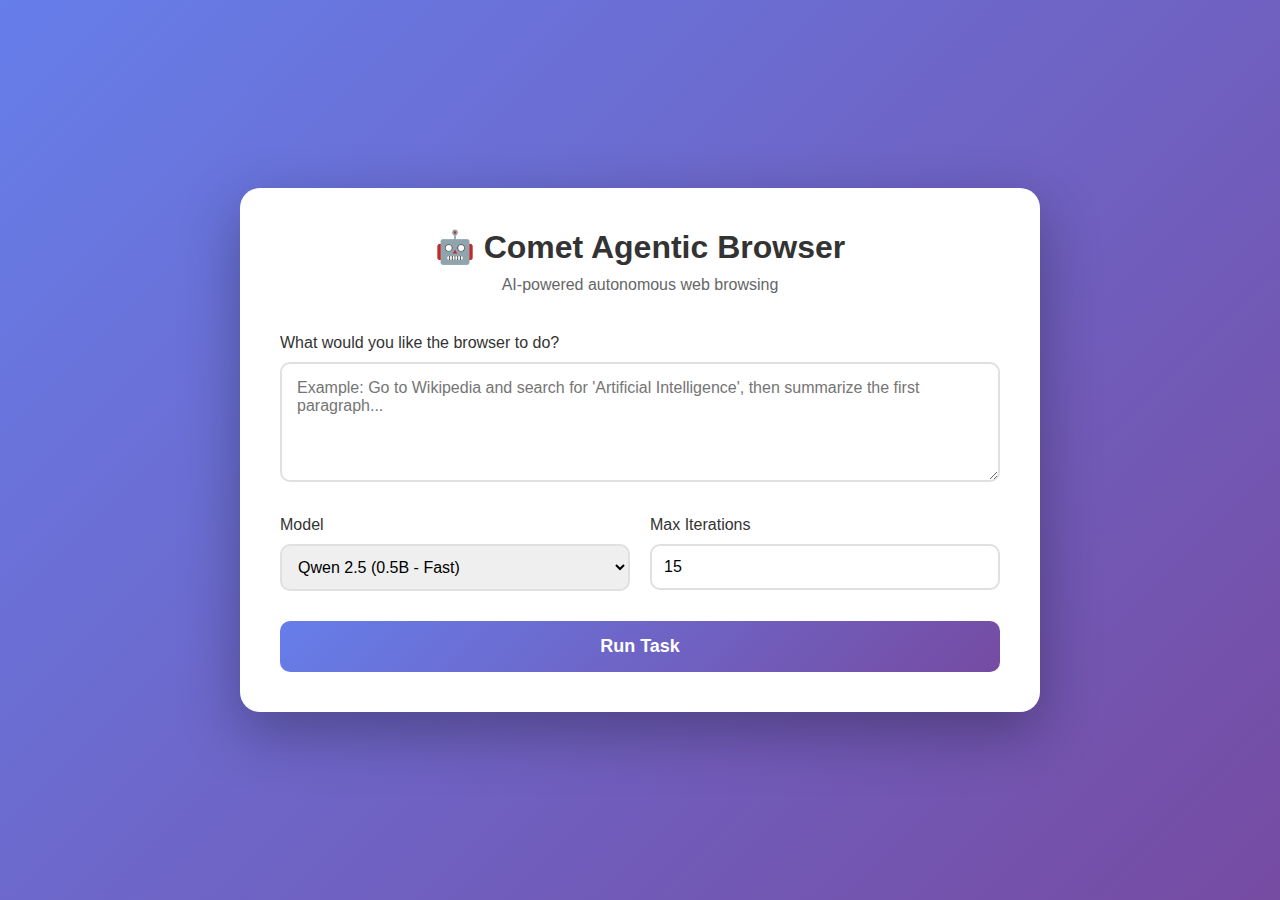
<file: static/index.html>
<!DOCTYPE html>
<html lang="en">
<head>
    <meta charset="UTF-8">
    <meta name="viewport" content="width=device-width, initial-scale=1.0">
    <title>Comet Agentic Browser</title>
    <style>
        * {
            margin: 0;
            padding: 0;
            box-sizing: border-box;
        }

        body {
            font-family: -apple-system, BlinkMacSystemFont, 'Segoe UI', Roboto, Oxygen, Ubuntu, Cantarell, sans-serif;
            background: linear-gradient(135deg, #667eea 0%, #764ba2 100%);
            min-height: 100vh;
            display: flex;
            align-items: center;
            justify-content: center;
            padding: 20px;
        }

        .container {
            background: white;
            border-radius: 20px;
            box-shadow: 0 20px 60px rgba(0, 0, 0, 0.3);
            max-width: 800px;
            width: 100%;
            padding: 40px;
        }

        .header {
            text-align: center;
            margin-bottom: 40px;
        }

        .header h1 {
            font-size: 32px;
            color: #333;
            margin-bottom: 10px;
        }

        .header p {
            color: #666;
            font-size: 16px;
        }

        .input-section {
            margin-bottom: 30px;
        }

        label {
            display: block;
            margin-bottom: 10px;
            color: #333;
            font-weight: 500;
        }

        textarea {
            width: 100%;
            padding: 15px;
            border: 2px solid #e0e0e0;
            border-radius: 10px;
            font-size: 16px;
            font-family: inherit;
            resize: vertical;
            min-height: 120px;
            transition: border-color 0.3s;
        }

        textarea:focus {
            outline: none;
            border-color: #667eea;
        }

        .options {
            display: grid;
            grid-template-columns: 1fr 1fr;
            gap: 20px;
            margin-bottom: 30px;
        }

        .option-group {
            display: flex;
            flex-direction: column;
        }

        select, input[type="number"] {
            padding: 12px;
            border: 2px solid #e0e0e0;
            border-radius: 10px;
            font-size: 16px;
            font-family: inherit;
            transition: border-color 0.3s;
        }

        select:focus, input[type="number"]:focus {
            outline: none;
            border-color: #667eea;
        }

        .btn {
            width: 100%;
            padding: 15px;
            background: linear-gradient(135deg, #667eea 0%, #764ba2 100%);
            color: white;
            border: none;
            border-radius: 10px;
            font-size: 18px;
            font-weight: 600;
            cursor: pointer;
            transition: transform 0.2s, box-shadow 0.2s;
        }

        .btn:hover {
            transform: translateY(-2px);
            box-shadow: 0 10px 20px rgba(102, 126, 234, 0.4);
        }

        .btn:active {
            transform: translateY(0);
        }

        .btn:disabled {
            opacity: 0.6;
            cursor: not-allowed;
            transform: none;
        }

        .result-section {
            margin-top: 30px;
            display: none;
        }

        .result-section.show {
            display: block;
        }

        .result-box {
            background: #f8f9fa;
            border-radius: 10px;
            padding: 20px;
            border-left: 4px solid #667eea;
        }

        .result-header {
            display: flex;
            justify-content: space-between;
            align-items: center;
            margin-bottom: 15px;
        }

        .status {
            display: inline-block;
            padding: 5px 15px;
            border-radius: 20px;
            font-size: 14px;
            font-weight: 600;
        }

        .status.running {
            background: #fff3cd;
            color: #856404;
        }

        .status.completed {
            background: #d4edda;
            color: #155724;
        }

        .status.failed {
            background: #f8d7da;
            color: #721c24;
        }

        .result-content {
            color: #333;
            line-height: 1.6;
            white-space: pre-wrap;
            font-size: 15px;
        }

        .loader {
            display: inline-block;
            width: 20px;
            height: 20px;
            border: 3px solid #f3f3f3;
            border-top: 3px solid #667eea;
            border-radius: 50%;
            animation: spin 1s linear infinite;
            margin-left: 10px;
        }

        @keyframes spin {
            0% { transform: rotate(0deg); }
            100% { transform: rotate(360deg); }
        }

        .task-info {
            font-size: 14px;
            color: #666;
            margin-top: 10px;
        }

        @media (max-width: 600px) {
            .options {
                grid-template-columns: 1fr;
            }
            
            .container {
                padding: 20px;
            }
            
            .header h1 {
                font-size: 24px;
            }
        }
    </style>
</head>
<body>
    <div class="container">
        <div class="header">
            <h1>🤖 Comet Agentic Browser</h1>
            <p>AI-powered autonomous web browsing</p>
        </div>

        <div class="input-section">
            <label for="task">What would you like the browser to do?</label>
            <textarea 
                id="task" 
                placeholder="Example: Go to Wikipedia and search for 'Artificial Intelligence', then summarize the first paragraph..."
            ></textarea>
        </div>

        <div class="options">
            <div class="option-group">
                <label for="model">Model</label>
                <select id="model">
                    <option value="qwen2.5:0.5b" selected>Qwen 2.5 (0.5B - Fast)</option>
                    <option value="mistral">Mistral (7B - Requires 4.5GB RAM)</option>
                    <option value="llama3">Llama 3</option>
                    <option value="phi3">Phi 3</option>
                </select>
            </div>

            <div class="option-group">
                <label for="iterations">Max Iterations</label>
                <input type="number" id="iterations" value="15" min="1" max="50">
            </div>
        </div>

        <button class="btn" id="runBtn" onclick="submitTask()">
            Run Task
        </button>

        <div class="result-section" id="resultSection">
            <div class="result-box">
                <div class="result-header">
                    <h3>Result</h3>
                    <span class="status" id="status">Running</span>
                </div>
                <div class="result-content" id="result">Processing your request...</div>
                <div class="task-info" id="taskInfo"></div>
            </div>
        </div>
    </div>

    <script>
        let currentTaskId = null;
        let pollInterval = null;

        async function submitTask() {
            const task = document.getElementById('task').value.trim();
            const model = document.getElementById('model').value;
            const maxIterations = parseInt(document.getElementById('iterations').value);
            const runBtn = document.getElementById('runBtn');

            if (!task) {
                alert('Please enter a task description');
                return;
            }

            // Disable button and show loading
            runBtn.disabled = true;
            runBtn.innerHTML = 'Running<span class="loader"></span>';

            // Show result section
            const resultSection = document.getElementById('resultSection');
            resultSection.classList.add('show');

            // Reset status
            updateStatus('running', 'Processing your request...');

            try {
                // Submit task
                const response = await fetch('/browse', {
                    method: 'POST',
                    headers: {
                        'Content-Type': 'application/json',
                    },
                    body: JSON.stringify({
                        goal: task,
                        model: model,
                        max_iterations: maxIterations,
                        headless: true
                    })
                });

                const data = await response.json();
                
                if (data.task_id) {
                    currentTaskId = data.task_id;
                    document.getElementById('taskInfo').textContent = `Task ID: ${data.task_id}`;
                    
                    // Start polling for status
                    pollTaskStatus();
                } else {
                    updateStatus('failed', 'Failed to submit task');
                    runBtn.disabled = false;
                    runBtn.innerHTML = 'Run Task';
                }
            } catch (error) {
                updateStatus('failed', `Error: ${error.message}`);
                runBtn.disabled = false;
                runBtn.innerHTML = 'Run Task';
            }
        }

        async function pollTaskStatus() {
            if (!currentTaskId) return;

            try {
                const response = await fetch(`/tasks/${currentTaskId}`);
                const data = await response.json();

                if (data.status === 'completed') {
                    // Format the result - handle both object and string
                    let resultText = 'Task completed successfully';
                    if (data.result) {
                        if (typeof data.result === 'object') {
                            resultText = data.result.result || JSON.stringify(data.result, null, 2);
                        } else {
                            resultText = data.result;
                        }
                    }
                    updateStatus('completed', resultText);
                    document.getElementById('taskInfo').textContent = 
                        `Task ID: ${currentTaskId} | Iterations: ${data.iterations || data.result?.iterations || 'N/A'}`;
                    stopPolling();
                } else if (data.status === 'failed') {
                    updateStatus('failed', data.error || 'Task failed');
                    stopPolling();
                } else if (data.status === 'running') {
                    updateStatus('running', data.current_action || 'Processing...');
                    // Continue polling
                    pollInterval = setTimeout(pollTaskStatus, 2000);
                } else {
                    updateStatus('running', 'Waiting to start...');
                    pollInterval = setTimeout(pollTaskStatus, 2000);
                }
            } catch (error) {
                updateStatus('failed', `Error checking status: ${error.message}`);
                stopPolling();
            }
        }

        function updateStatus(status, message) {
            const statusEl = document.getElementById('status');
            const resultEl = document.getElementById('result');

            statusEl.className = `status ${status}`;
            statusEl.textContent = status.charAt(0).toUpperCase() + status.slice(1);
            resultEl.textContent = message;
        }

        function stopPolling() {
            if (pollInterval) {
                clearTimeout(pollInterval);
                pollInterval = null;
            }
            const runBtn = document.getElementById('runBtn');
            runBtn.disabled = false;
            runBtn.innerHTML = 'Run Task';
        }

        // Allow Enter key to submit (with Shift+Enter for new line)
        document.getElementById('task').addEventListener('keydown', function(e) {
            if (e.key === 'Enter' && !e.shiftKey) {
                e.preventDefault();
                submitTask();
            }
        });
    </script>
</body>
</html>
</file>
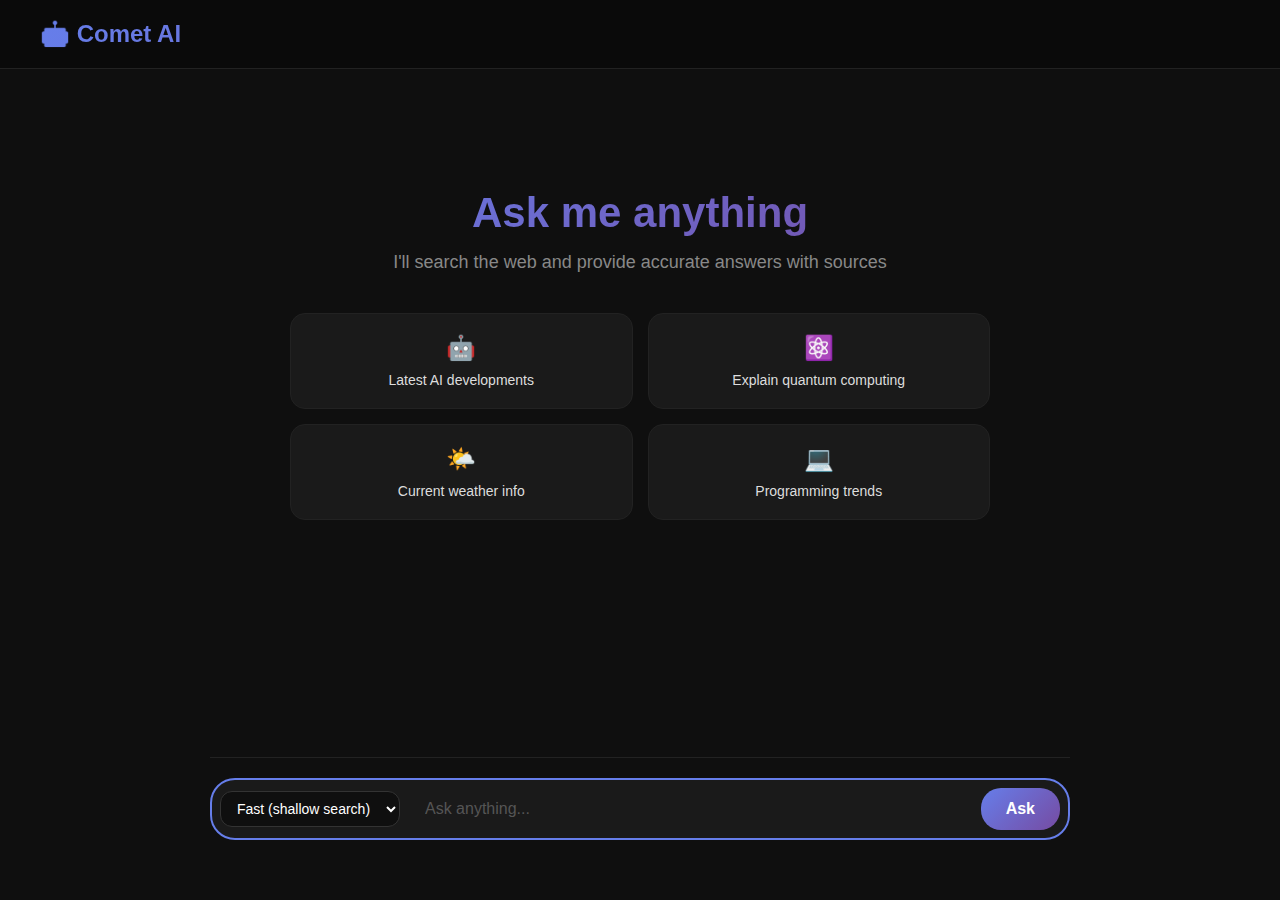
<file: static/perplexity.html>
<!DOCTYPE html>
<html lang="en">
<head>
    <meta charset="UTF-8">
    <meta name="viewport" content="width=device-width, initial-scale=1.0">
    <title>Comet AI - Intelligent Search</title>
    <style>
        * {
            margin: 0;
            padding: 0;
            box-sizing: border-box;
        }

        body {
            font-family: -apple-system, BlinkMacSystemFont, 'Segoe UI', Roboto, sans-serif;
            background: #0f0f0f;
            color: #fff;
            min-height: 100vh;
            display: flex;
            flex-direction: column;
        }

        .header {
            padding: 20px 40px;
            border-bottom: 1px solid #222;
            background: #0a0a0a;
        }

        .logo {
            font-size: 24px;
            font-weight: 700;
            background: linear-gradient(135deg, #667eea 0%, #764ba2 100%);
            -webkit-background-clip: text;
            -webkit-text-fill-color: transparent;
            background-clip: text;
        }

        .container {
            flex: 1;
            max-width: 900px;
            width: 100%;
            margin: 0 auto;
            padding: 40px 20px;
            display: flex;
            flex-direction: column;
        }

        .chat-container {
            flex: 1;
            overflow-y: auto;
            margin-bottom: 20px;
            padding: 20px 0;
        }

        .message {
            margin-bottom: 30px;
            animation: fadeIn 0.3s ease-in;
        }

        @keyframes fadeIn {
            from { opacity: 0; transform: translateY(10px); }
            to { opacity: 1; transform: translateY(0); }
        }

        .message.user {
            text-align: right;
        }

        .message-content {
            display: inline-block;
            max-width: 80%;
            text-align: left;
        }

        .message.user .message-content {
            background: linear-gradient(135deg, #667eea 0%, #764ba2 100%);
            padding: 15px 20px;
            border-radius: 20px 20px 5px 20px;
            font-size: 16px;
        }

        .message.ai .message-content {
            background: #1a1a1a;
            padding: 20px;
            border-radius: 5px 20px 20px 20px;
            border-left: 3px solid #667eea;
        }

        .thinking {
            color: #888;
            font-size: 14px;
            margin-bottom: 10px;
            display: flex;
            align-items: center;
            gap: 10px;
        }

        .spinner {
            width: 16px;
            height: 16px;
            border: 2px solid #333;
            border-top-color: #667eea;
            border-radius: 50%;
            animation: spin 0.8s linear infinite;
        }

        @keyframes spin {
            to { transform: rotate(360deg); }
        }

        .answer {
            line-height: 1.8;
            font-size: 15px;
            color: #e0e0e0;
            margin-bottom: 15px;
        }

        .sources {
            margin-top: 15px;
            padding-top: 15px;
            border-top: 1px solid #333;
        }

        .sources-title {
            font-size: 13px;
            color: #888;
            margin-bottom: 10px;
            font-weight: 600;
        }

        .source {
            background: #0f0f0f;
            padding: 10px 15px;
            border-radius: 8px;
            margin-bottom: 8px;
            border: 1px solid #222;
            transition: border-color 0.2s;
        }

        .source:hover {
            border-color: #667eea;
        }

        .source-title {
            font-size: 14px;
            color: #fff;
            margin-bottom: 3px;
        }

        .source-url {
            font-size: 12px;
            color: #667eea;
            text-decoration: none;
        }

        .input-container {
            position: sticky;
            bottom: 0;
            background: #0f0f0f;
            padding: 20px 0;
            border-top: 1px solid #222;
        }

        .input-wrapper {
            display: flex;
            gap: 10px;
            background: #1a1a1a;
            border-radius: 25px;
            padding: 8px;
            border: 2px solid #222;
            transition: border-color 0.3s;
            align-items: center;
        }

        .input-wrapper:focus-within {
            border-color: #667eea;
        }

        #questionInput {
            flex: 1;
            background: transparent;
            border: none;
            color: #fff;
            font-size: 16px;
            padding: 12px 15px;
            outline: none;
        }

        #questionInput::placeholder {
            color: #555;
        }

        .send-btn {
            background: linear-gradient(135deg, #667eea 0%, #764ba2 100%);
            border: none;
            color: #fff;
            padding: 12px 25px;
            border-radius: 20px;
            font-size: 16px;
            font-weight: 600;
            cursor: pointer;
            transition: transform 0.2s, opacity 0.2s;
        }

        .send-btn:hover:not(:disabled) {
            transform: scale(1.05);
        }

        .send-btn:disabled {
            opacity: 0.5;
            cursor: not-allowed;
        }

        .welcome {
            text-align: center;
            padding: 60px 20px;
        }

        .welcome h1 {
            font-size: 42px;
            margin-bottom: 15px;
            background: linear-gradient(135deg, #667eea 0%, #764ba2 100%);
            -webkit-background-clip: text;
            -webkit-text-fill-color: transparent;
            background-clip: text;
        }

        .welcome p {
            color: #888;
            font-size: 18px;
            margin-bottom: 40px;
        }

        .suggestions {
            display: grid;
            grid-template-columns: repeat(auto-fit, minmax(250px, 1fr));
            gap: 15px;
            max-width: 700px;
            margin: 0 auto;
        }

        .suggestion {
            background: #1a1a1a;
            padding: 20px;
            border-radius: 15px;
            border: 1px solid #222;
            cursor: pointer;
            transition: all 0.3s;
        }

        .suggestion:hover {
            border-color: #667eea;
            transform: translateY(-2px);
        }

        .suggestion-icon {
            font-size: 24px;
            margin-bottom: 10px;
        }

        .suggestion-text {
            font-size: 14px;
            color: #ddd;
        }

        .error {
            background: #2a1515;
            border: 1px solid #5a2a2a;
            color: #ff6b6b;
            padding: 15px;
            border-radius: 10px;
            margin-top: 10px;
        }

        .mode-select {
            background: #0f0f0f;
            border: 1px solid #333;
            color: #fff;
            padding: 8px 12px;
            border-radius: 12px;
            font-size: 14px;
        }

        .meta-row {
            display: flex;
            flex-wrap: wrap;
            gap: 10px;
            align-items: center;
            margin-top: 8px;
            color: #888;
            font-size: 13px;
        }

        .tag {
            background: #1f1f1f;
            border: 1px solid #333;
            padding: 6px 10px;
            border-radius: 12px;
            font-size: 12px;
            color: #ddd;
        }

        .timeline {
            margin-top: 16px;
            border-top: 1px solid #222;
            padding-top: 12px;
        }

        .timeline-item {
            display: flex;
            gap: 10px;
            margin-bottom: 10px;
            color: #ddd;
            font-size: 14px;
        }

        .timeline-dot {
            width: 10px;
            height: 10px;
            border-radius: 50%;
            background: #667eea;
            margin-top: 6px;
        }

        .timeline-text {
            flex: 1;
        }

        .shots {
            display: grid;
            grid-template-columns: repeat(auto-fit, minmax(200px, 1fr));
            gap: 12px;
            margin-top: 12px;
        }

        .shot img {
            width: 100%;
            border-radius: 10px;
            border: 1px solid #222;
        }
    </style>
</head>
<body>
    <div class="header">
        <div class="logo">🤖 Comet AI</div>
    </div>

    <div class="container">
        <div class="chat-container" id="chatContainer">
            <div class="welcome" id="welcome">
                <h1>Ask me anything</h1>
                <p>I'll search the web and provide accurate answers with sources</p>
                <div class="suggestions">
                    <div class="suggestion" onclick="askQuestion('What are the latest developments in AI?')">
                        <div class="suggestion-icon">🤖</div>
                        <div class="suggestion-text">Latest AI developments</div>
                    </div>
                    <div class="suggestion" onclick="askQuestion('How does quantum computing work?')">
                        <div class="suggestion-icon">⚛️</div>
                        <div class="suggestion-text">Explain quantum computing</div>
                    </div>
                    <div class="suggestion" onclick="askQuestion('What is the current weather in San Francisco?')">
                        <div class="suggestion-icon">🌤️</div>
                        <div class="suggestion-text">Current weather info</div>
                    </div>
                    <div class="suggestion" onclick="askQuestion('Top programming languages in 2025?')">
                        <div class="suggestion-icon">💻</div>
                        <div class="suggestion-text">Programming trends</div>
                    </div>
                </div>
            </div>
        </div>

        <div class="input-container">
            <div class="input-wrapper">
                <select id="modeSelect" class="mode-select">
                    <option value="fast">Fast (shallow search)</option>
                    <option value="deep">Deep (more steps)</option>
                </select>
                <input 
                    type="text" 
                    id="questionInput" 
                    placeholder="Ask anything..."
                    onkeypress="if(event.key === 'Enter') askQuestion()"
                >
                <button class="send-btn" id="sendBtn" onclick="askQuestion()">Ask</button>
            </div>
        </div>
    </div>

    <script>
        let isProcessing = false;
        let currentTaskId = null;

        function addMessage(content, isUser = false) {
            const welcome = document.getElementById('welcome');
            if (welcome) welcome.style.display = 'none';

            const chatContainer = document.getElementById('chatContainer');
            const messageDiv = document.createElement('div');
            messageDiv.className = `message ${isUser ? 'user' : 'ai'}`;
            
            const contentDiv = document.createElement('div');
            contentDiv.className = 'message-content';
            contentDiv.innerHTML = content;
            
            messageDiv.appendChild(contentDiv);
            chatContainer.appendChild(messageDiv);
            chatContainer.scrollTop = chatContainer.scrollHeight;
            
            return contentDiv;
        }

        function addThinkingMessage() {
            const thinkingHtml = `
                <div class="thinking">
                    <div class="spinner"></div>
                    <span>Searching the web...</span>
                </div>
                <div class="answer" id="currentAnswer"></div>
            `;
            return addMessage(thinkingHtml, false);
        }

        async function askQuestion(question = null) {
            const input = document.getElementById('questionInput');
            const sendBtn = document.getElementById('sendBtn');
            const mode = document.getElementById('modeSelect').value;
            
            if (!question) {
                question = input.value.trim();
            }
            
            if (!question || isProcessing) return;

            // Add user message
            addMessage(question, true);
            input.value = '';
            
            // Disable input
            isProcessing = true;
            sendBtn.disabled = true;
            
            // Add thinking message
            const responseDiv = addThinkingMessage();

            try {
                // Create enhanced search task
                const searchTask = `Search the web for: "${question}". 
                Visit multiple relevant websites, extract key information, and synthesize a comprehensive answer. 
                Provide sources for the information found.`;

                const maxIterations = mode === 'deep' ? 25 : 12;

                // Submit task
                const response = await fetch('/browse', {
                    method: 'POST',
                    headers: { 'Content-Type': 'application/json' },
                    body: JSON.stringify({
                        goal: searchTask,
                        model: 'qwen2.5:0.5b',
                        max_iterations: maxIterations,
                        headless: true
                    })
                });

                const data = await response.json();
                currentTaskId = data.task_id;

                // Poll for results
                await pollForAnswer(responseDiv);

            } catch (error) {
                responseDiv.innerHTML = `<div class="error">Error: ${error.message}</div>`;
                isProcessing = false;
                sendBtn.disabled = false;
            }
        }

        async function pollForAnswer(responseDiv) {
            const sendBtn = document.getElementById('sendBtn');
            
            try {
                const response = await fetch(`/tasks/${currentTaskId}`);
                const data = await response.json();

                if (data.status === 'completed') {
                    const payload = data.result || {};
                    const answerText = extractResultText(payload);
                    const formattedAnswer = formatAnswer(answerText, payload);
                    responseDiv.innerHTML = formattedAnswer;
                    
                    isProcessing = false;
                    sendBtn.disabled = false;
                } else if (data.status === 'failed') {
                    responseDiv.innerHTML = `<div class="error">Failed: ${data.error || 'Unknown error'}</div>`;
                    isProcessing = false;
                    sendBtn.disabled = false;
                } else {
                    // Still processing
                    setTimeout(() => pollForAnswer(responseDiv), 2000);
                }
            } catch (error) {
                responseDiv.innerHTML = `<div class="error">Error: ${error.message}</div>`;
                isProcessing = false;
                sendBtn.disabled = false;
            }
        }

        function extractResultText(payload) {
            if (!payload) return 'Task completed';
            if (typeof payload === 'string') return payload;
            return payload.result || 'Task completed';
        }

        function formatAnswer(text, payload = {}) {
            text = (text || '').toString();
            // Simple formatting - you can enhance this
            const lines = text.split('\n').filter(line => line.trim());
            let answer = '';
            let sources = [];

            const trace = payload.trace || [];
            const shots = payload.screenshots || [];
            const iterations = payload.iterations;

            // Try to extract URLs as sources
            const urlRegex = /(https?:\/\/[^\s]+)/g;
            const urls = text.match(urlRegex) || [];
            
            if (urls.length > 0) {
                // Remove URLs from main text for cleaner answer
                answer = text.replace(urlRegex, '').trim();
                sources = [...new Set(urls)]; // Remove duplicates
            } else {
                answer = text;
            }

            let html = `<div class="answer">${escapeHtml(answer)}</div>`;
            html += `<div class="meta-row"><span class="tag">Iterations: ${iterations || 'n/a'}</span>`;
            html += `<span class="tag">Sources detected: ${sources.length}</span></div>`;
            
            if (sources.length > 0) {
                html += '<div class="sources"><div class="sources-title">Sources:</div>';
                sources.forEach((url, idx) => {
                    const domain = new URL(url).hostname.replace('www.', '');
                    html += `
                        <div class="source">
                            <div class="source-title">${idx + 1}. ${domain}</div>
                            <a href="${url}" target="_blank" class="source-url">${url}</a>
                        </div>
                    `;
                });
                html += '</div>';
            }

            if (shots.length > 0) {
                html += '<div class="timeline"><div class="sources-title">Screenshots</div><div class="shots">';
                shots.forEach((p) => {
                    const safe = p.replace(/^\//, '');
                    html += `<div class="shot"><img src="/${safe}" alt="screenshot"></div>`;
                });
                html += '</div></div>';
            }

            if (trace.length > 0) {
                html += '<div class="timeline"><div class="sources-title">Timeline</div>';
                trace.forEach(item => {
                    html += `<div class="timeline-item"><div class="timeline-dot"></div><div class="timeline-text"><div>${escapeHtml(item.type || '')} • ${escapeHtml(item.ts || '')}</div><div style="color:#aaa;font-size:13px;">${escapeHtml(JSON.stringify(item.detail || item.message || item.tool || '', null, 2))}</div></div></div>`;
                });
                html += '</div>';
            }

            return html;
        }

        function escapeHtml(text) {
            const div = document.createElement('div');
            div.textContent = text;
            return div.innerHTML;
        }

        // Focus input on load
        window.onload = () => {
            document.getElementById('questionInput').focus();
        };
    </script>
</body>
</html>
</file>
